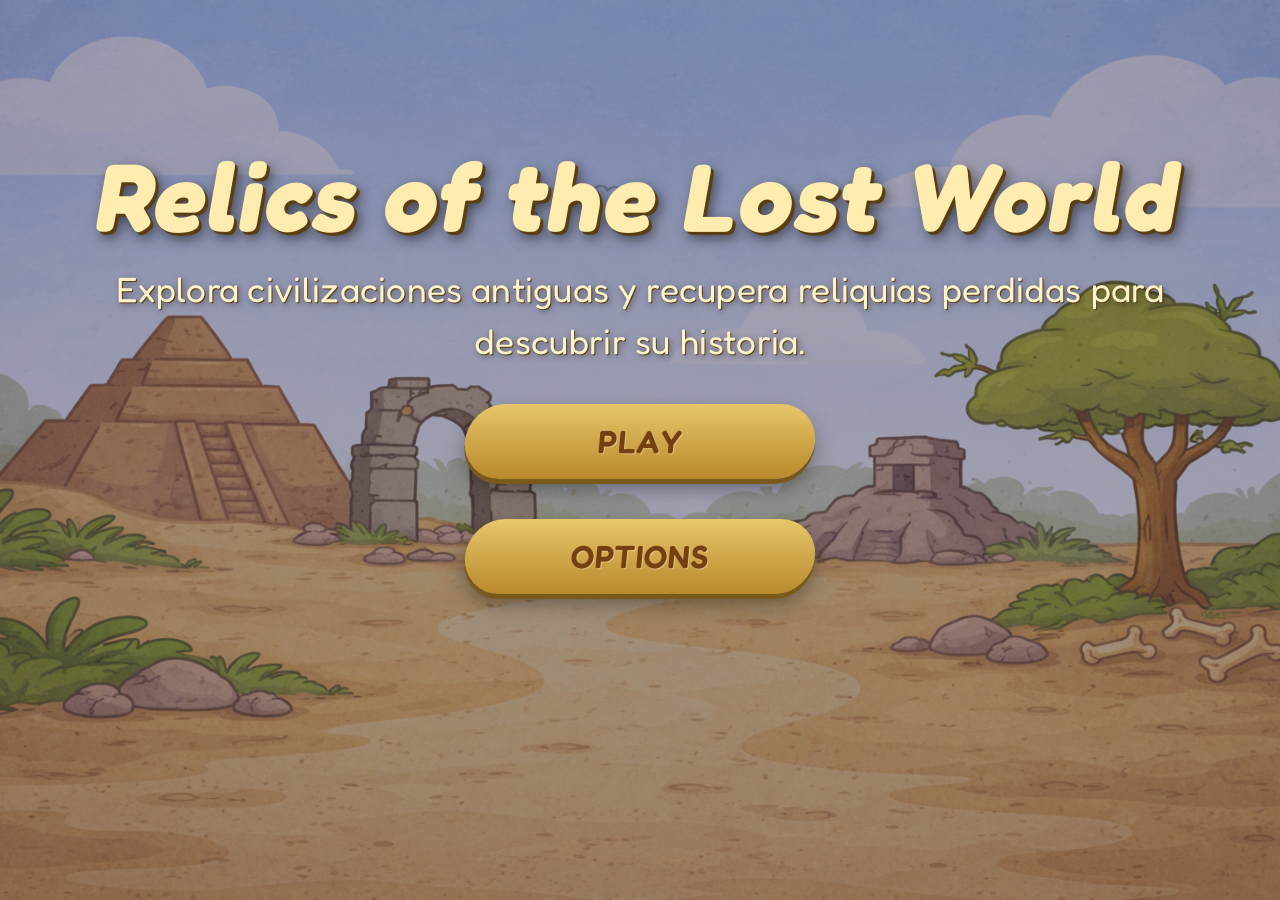
<file: web/index.html>
<!DOCTYPE html>
<html lang="es">
<head>
  <meta charset="UTF-8">
  <title>Relics of the Lost World</title>
  <link rel="stylesheet" href="styles/styles.css">
  <link href="https://fonts.googleapis.com/css2?family=Fredoka:wght@500;600&display=swap" rel="stylesheet">

</head>
<body>
  <div class="game-menu">
    <div class="overlay"></div>

    <div class="content">
      <h1 class="title">Relics of the Lost World</h1>  
      <p>Explora civilizaciones antiguas y recupera reliquias perdidas para descubrir su historia.</p> <!-- Descripción / subtítulo -->

      <div class="menu">
        <button id="startBtn" class="menu-btn">Play</button>
        <button id="optionsBtn" class="menu-btn">Options</button>
      </div>
    </div>
  </div>

  <script src="scripts/navigation.js"></script>

</body>
</html>
</file>
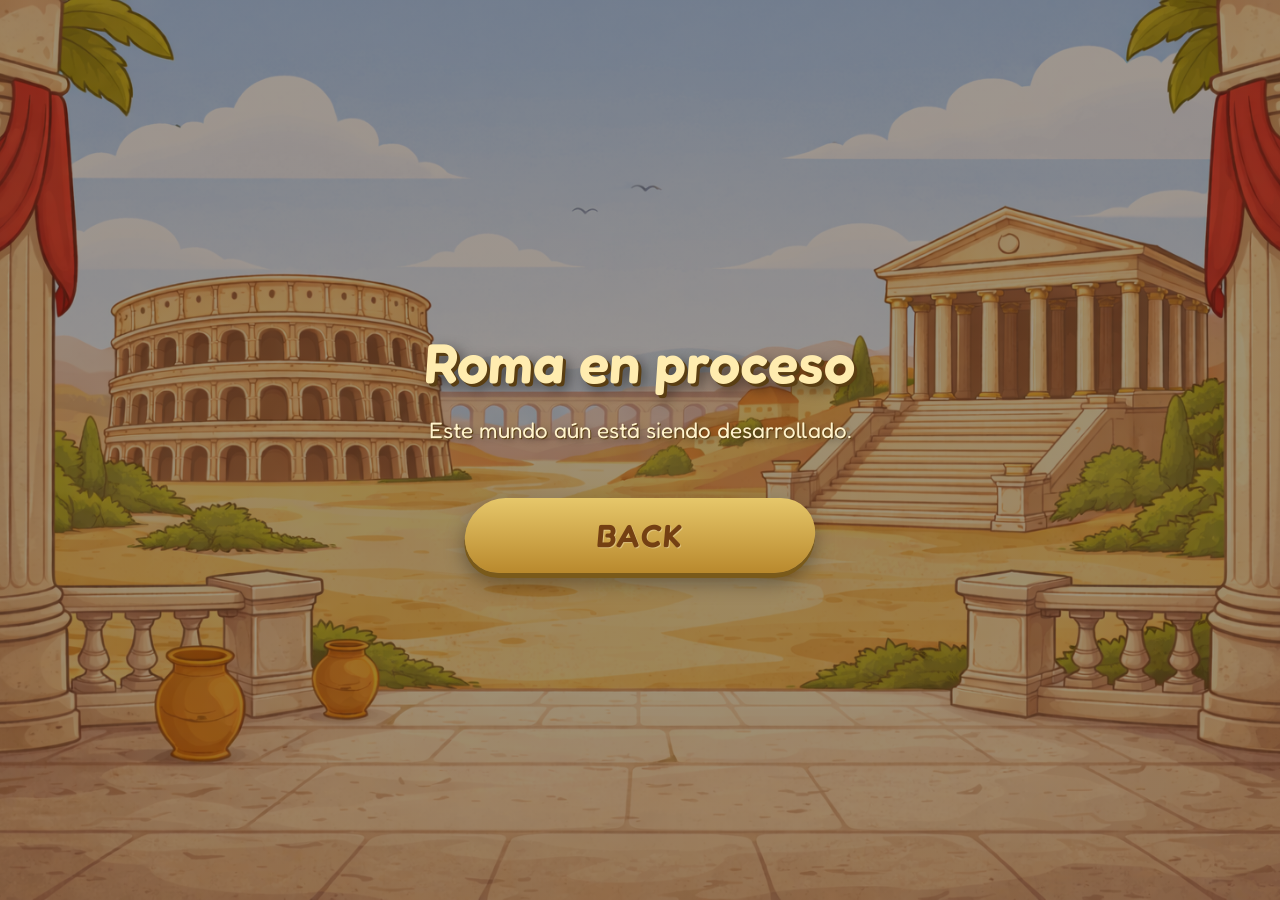
<file: web/coming-soon.html>
<!DOCTYPE html>
<html lang="es">
<head>
  <meta charset="UTF-8">
  <title>Mundo en proceso</title>
  <link rel="stylesheet" href="styles/styles.css">
  <link href="https://fonts.googleapis.com/css2?family=Fredoka:wght@500;600&display=swap" rel="stylesheet">
</head>
<body class="coming-page">

  <div class="coming-screen">
    <div class="coming-content">
      <h1 id="comingSoonTitle">Mundo en proceso</h1>
      <p>Este mundo aún está siendo desarrollado.</p>

      <div class="back-container">
        <button id="backBtn" class="menu-btn">Back</button>
      </div>
    </div>
  </div>

  <script src="scripts/comingSoon.js"></script>
</body>
</html>
</file>
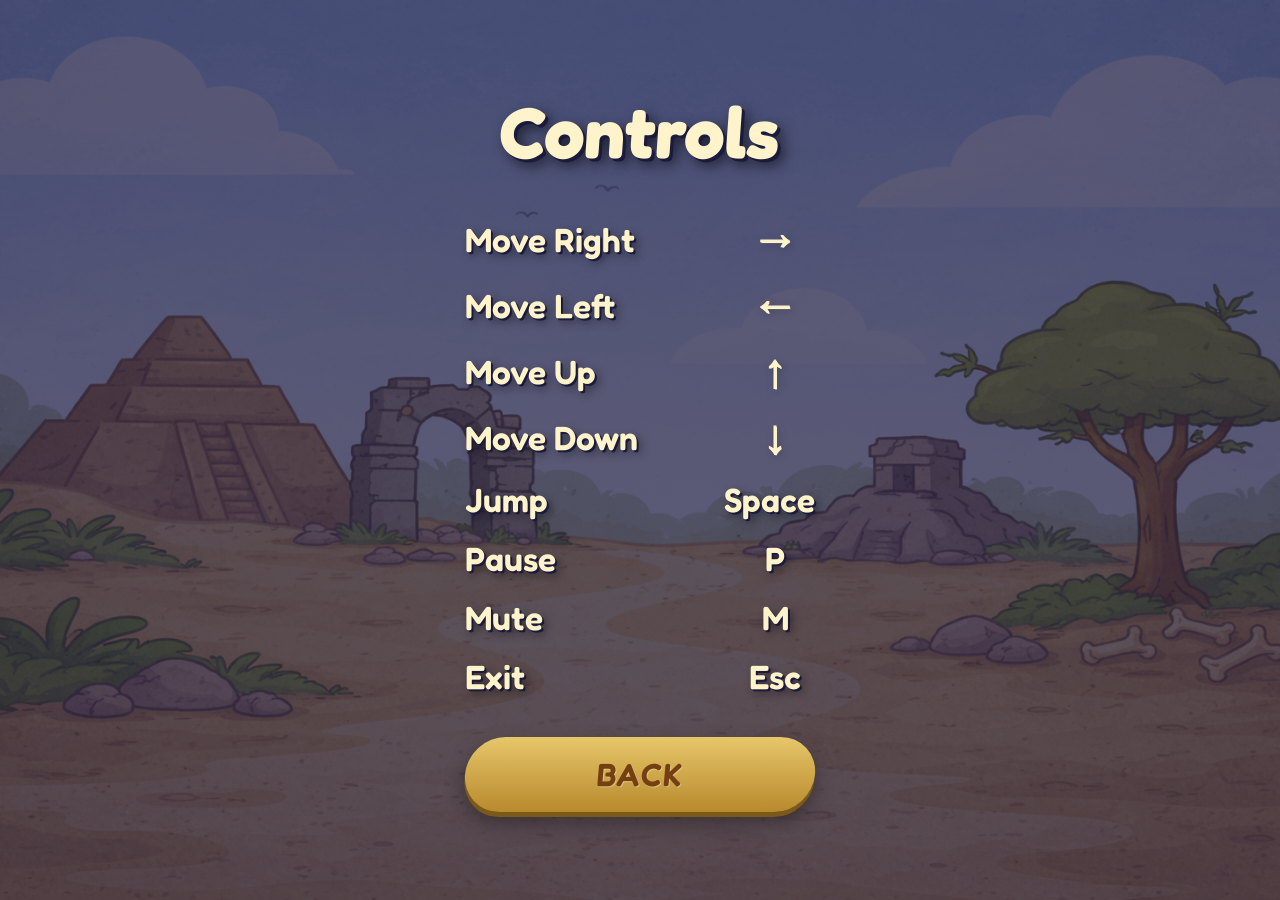
<file: web/controls.html>
<!DOCTYPE html>
<html lang="es">
<head>
  <meta charset="UTF-8">
  <title>Controls</title>
  <link rel="stylesheet" href="styles/styles.css">
  <link href="https://fonts.googleapis.com/css2?family=Fredoka:wght@500;600&display=swap" rel="stylesheet">
</head>
<body class="options-page">

  <div class="overlay"></div>

  <div class="options-content">
    <h1 class="options-title">Controls</h1>

    <div class="controls-panel">

      <div class="control-row">
        <span class="control-label">Move Right</span>
        <span class="control-value">→</span>
      </div>

      <div class="control-row">
        <span class="control-label">Move Left</span>
        <span class="control-value">←</span>
      </div>

      <div class="control-row">
        <span class="control-label">Move Up</span>
        <span class="control-value">↑</span>
      </div>

      <div class="control-row">
        <span class="control-label">Move Down</span>
        <span class="control-value">↓</span>
      </div>

      <div class="control-row">
        <span class="control-label">Jump</span>
        <span class="control-value">Space</span>
      </div>

      <div class="control-row">
        <span class="control-label">Pause</span>
        <span class="control-value">P</span>
      </div>

      <div class="control-row">
        <span class="control-label">Mute</span>
        <span class="control-value">M</span>
      </div>

      <div class="control-row">
        <span class="control-label">Exit</span>
        <span class="control-value">Esc</span>
      </div>

    </div>

    <div class="menu controls-menu">
      <button id="backBtn" class="menu-btn">Back</button>
    </div>
  </div>

  <script src="scripts/controls.js"></script>
</body>
</html>
</file>
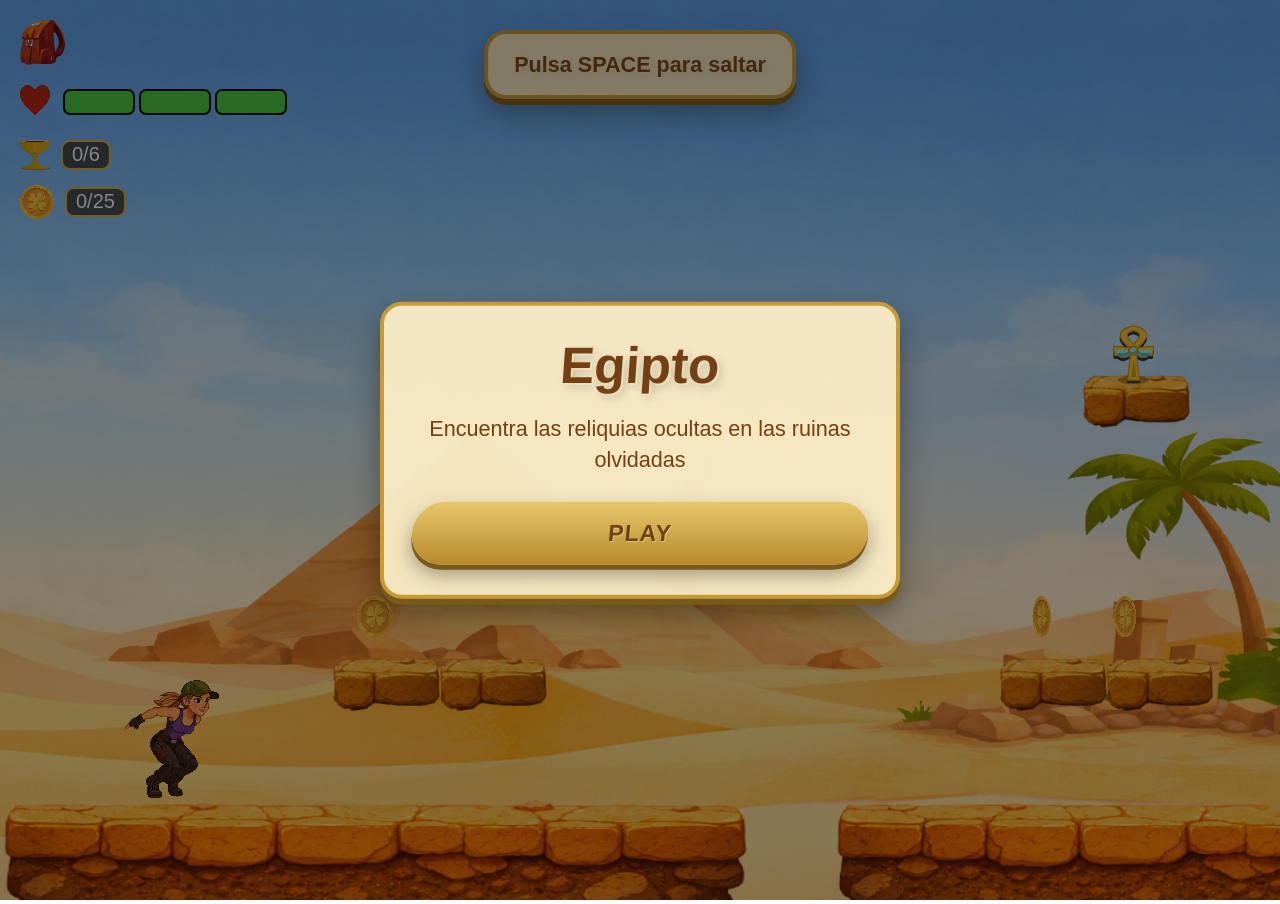
<file: web/game.html>
<!DOCTYPE html>
<html lang="es">
<head>
  <meta charset="UTF-8">
  <title>Juego de Plataformas - Relics of the Lost World</title>
  <link rel="stylesheet" href="styles/styles.css">
</head>
<body class="game-page">
  <div id="gameContainer"></div>

  <!-- Librería p5.js -->
  <script src="libs/p5.min.js"></script>
  <script src="libs/p5.sound.min.js"></script>

  <!-- Clases y módulos base -->
  <script src="../game/player.js"></script>
  <script src="../game/gameObject.js"></script>
  <script src="../game/platform.js"></script>
  <script src="../game/liana.js"></script>
  <script src="../game/spike.js"></script>
  <script src="../game/enemy.js"></script>
  <script src="../game/coin.js"></script>
  <script src="../game/entradaPiramide.js"></script>

  <!-- Sistemas del juego -->
  <script src="../game/wikiModal.js"></script>
  <script src="../game/inventoryModal.js"></script>
  <script src="../game/gameOver.js"></script>
  <script src="../game/tutorial.js"></script>
  <script src="../game/hud.js"></script>
  <script src="../game/parallax.js"></script>
  <script src="../game/render.js"></script>
  <script src="../game/audioManager.js"></script>

  <!-- Nivel -->
  <script src="../game/levelEgipto.js"></script>

  <!-- Configuración y lógica principal -->
  <script src="../game/gameSetup.js"></script>
  <script src="../game/main.js"></script>
  <script src="../game/keyPressed.js"></script>

  <!-- Script para iniciar el juego con mundo seleccionado -->
  <script src="scripts/startGame.js"></script>
</body>
</html>
</file>
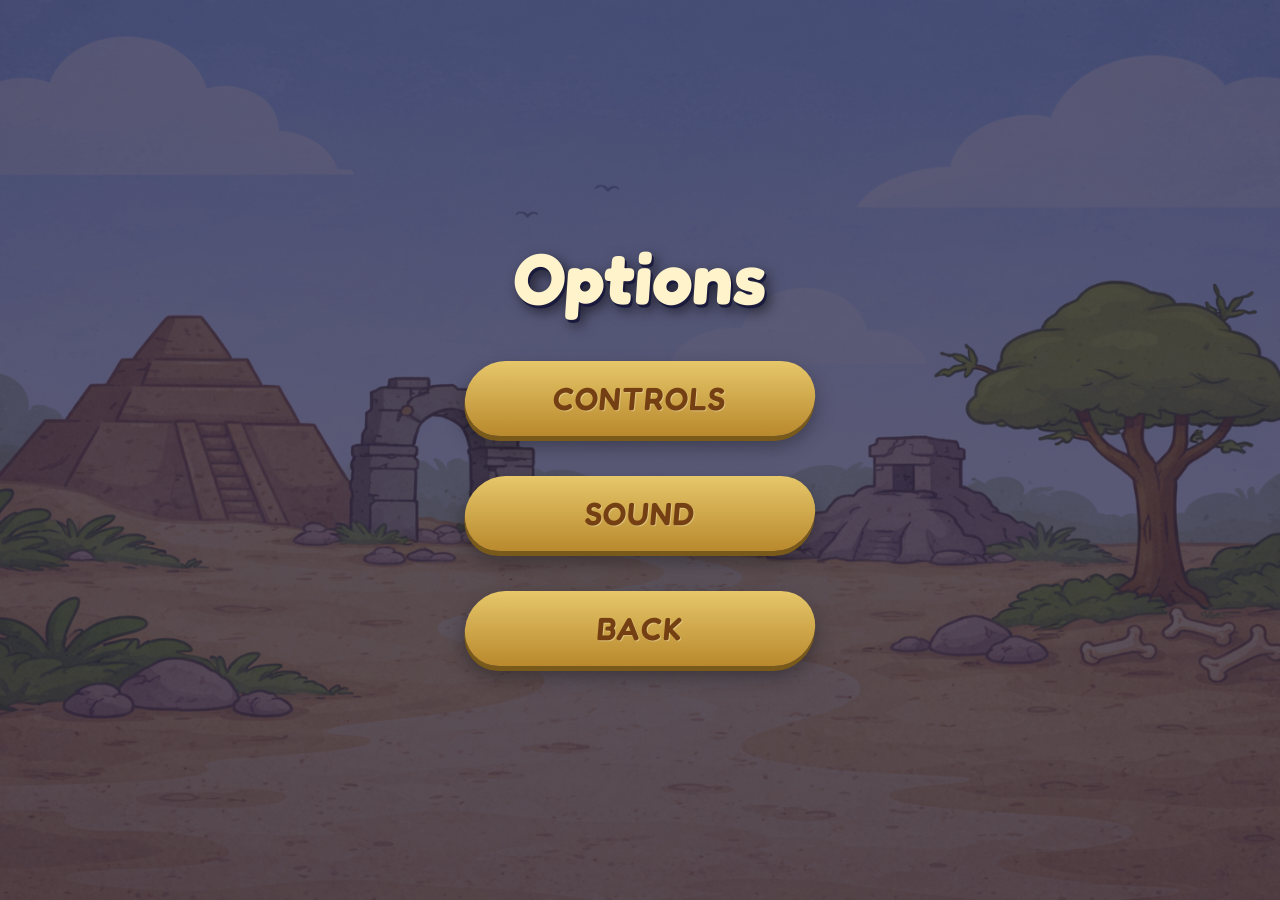
<file: web/options.html>
<!DOCTYPE html>
<html lang="es">
<head>
  <meta charset="UTF-8">
  <title>Options</title>
  <link rel="stylesheet" href="styles/styles.css">
  <link href="https://fonts.googleapis.com/css2?family=Fredoka:wght@500;600&display=swap" rel="stylesheet">
</head>

<body class="options-page">

  <div class="overlay"></div>

  <div class="options-content">
    <h1 class="options-title">Options</h1>

    <div class="menu">
      <button id="controlsBtn" class="menu-btn">Controls</button>
      <button id="soundBtn" class="menu-btn">Sound</button>
      <button id="backBtn" class="menu-btn">Back</button>
    </div>
  </div>

  <script src="scripts/options.js"></script>
</body>
</html>
</file>
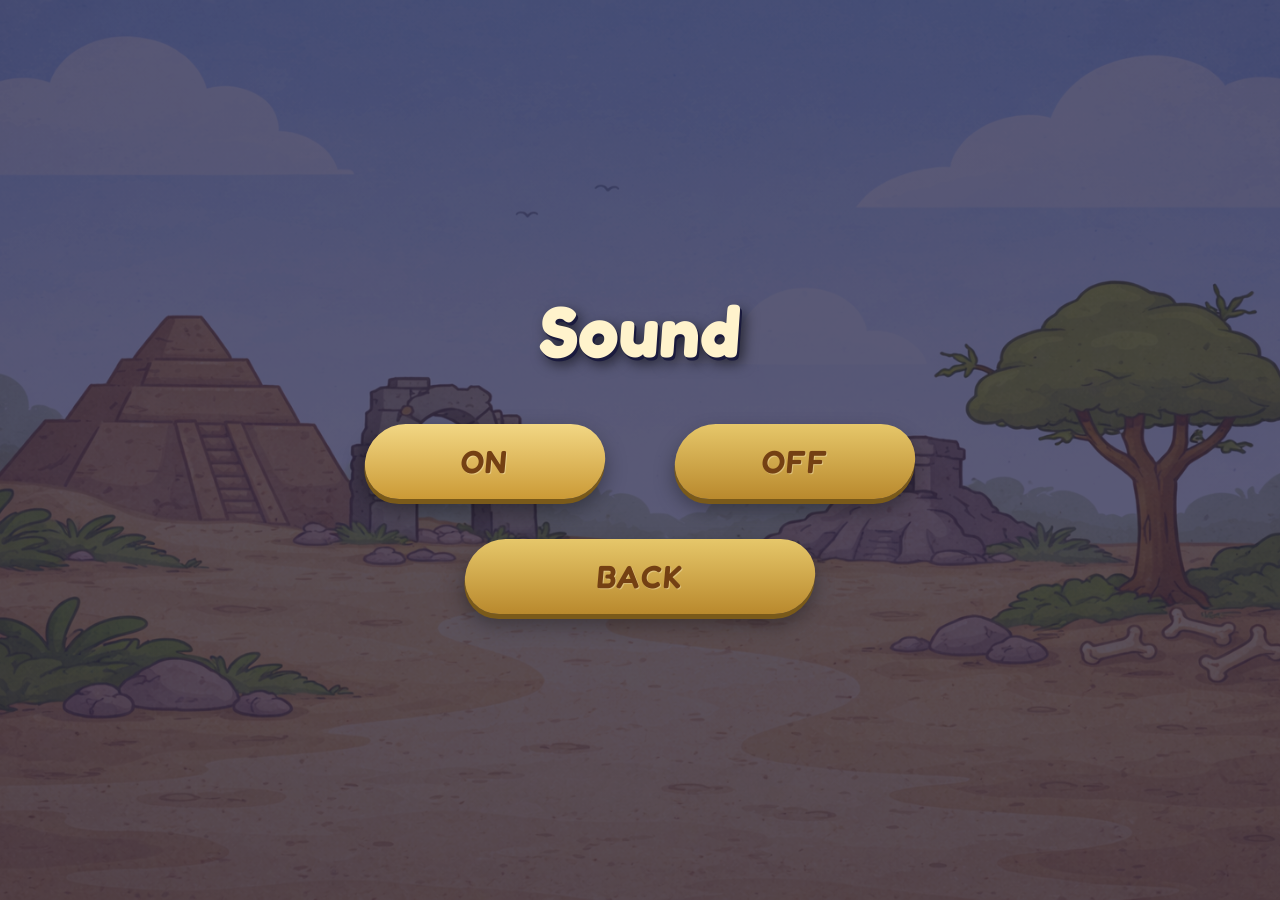
<file: web/sound.html>
<!DOCTYPE html>
<html lang="es">
<head>
  <meta charset="UTF-8">
  <title>Sound</title>
  <link rel="stylesheet" href="styles/styles.css">
  <link href="https://fonts.googleapis.com/css2?family=Fredoka:wght@500;600&display=swap" rel="stylesheet">
</head>
<body class="options-page">

  <div class="overlay"></div>

  <div class="options-content">
    <h1 class="options-title">Sound</h1>

    <div class="sound-buttons">
      <button id="soundOnBtn" class="menu-btn small-btn">On</button>
      <button id="soundOffBtn" class="menu-btn small-btn">Off</button>
    </div>

    <div class="menu sound-menu">
      <button id="backBtn" class="menu-btn">Back</button>
    </div>
  </div>

  <script src="scripts/sound.js"></script>
</body>
</html>
</file>
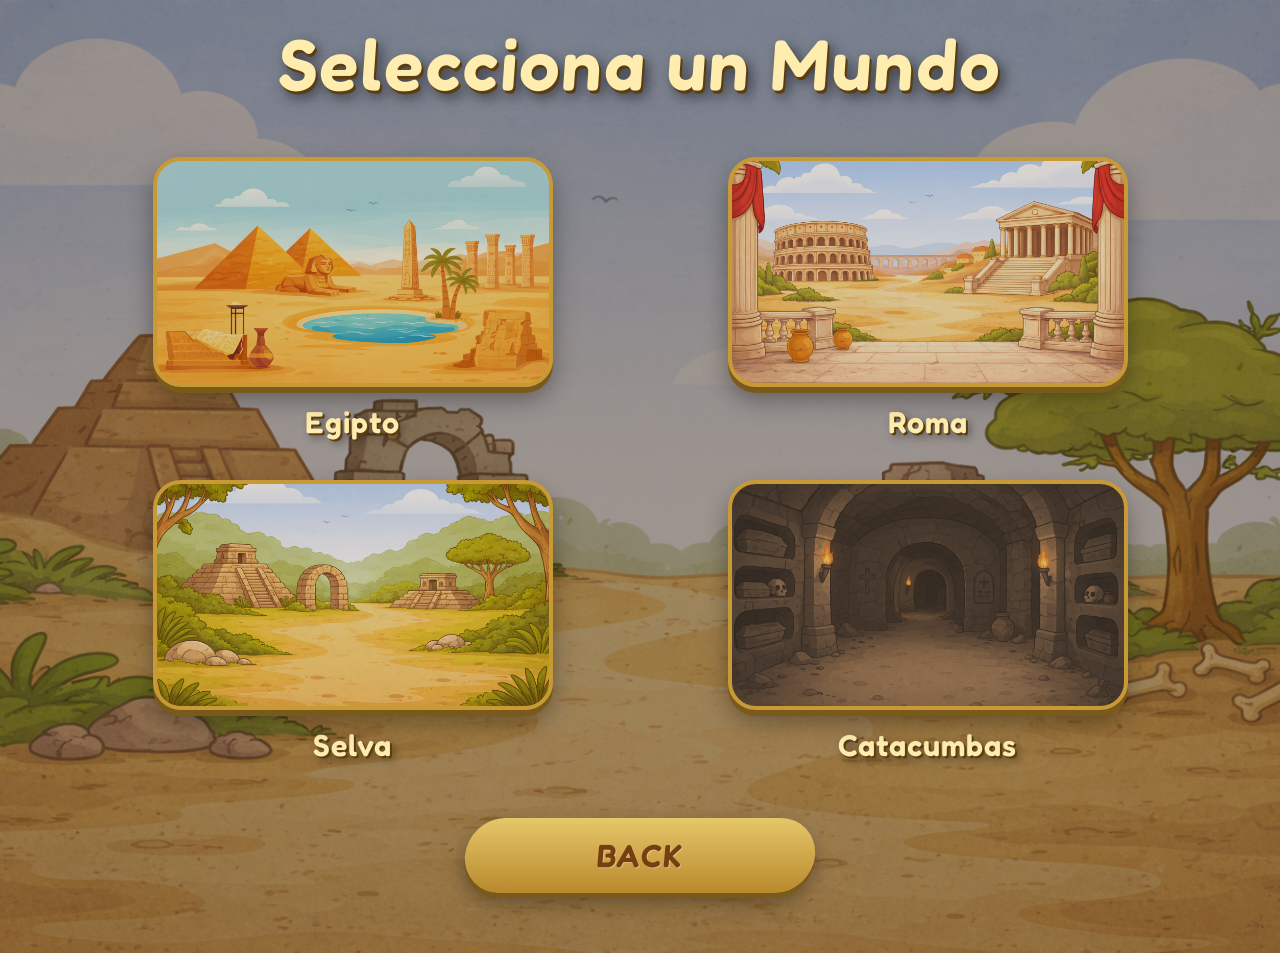
<file: web/worlds.html>
<!DOCTYPE html>
<html lang="es">
<head>
  <meta charset="UTF-8">
  <title>Selecciona un Mundo</title>
  <link rel="stylesheet" href="styles/styles.css">
  <link href="https://fonts.googleapis.com/css2?family=Fredoka:wght@500;600&display=swap" rel="stylesheet">
</head>
<body class="worlds-page">

  <div class="worlds-screen">
    <h1 class="worlds-title">Selecciona un Mundo</h1>

    <div class="worlds-container">
      <div class="world-item">
        <div class="world-card" data-world="egipto">
          <div class="world-overlay"></div>
        </div>
        <h2 class="world-label">Egipto</h2>
      </div>

      <div class="world-item">
        <div class="world-card" data-world="roma">
          <div class="world-overlay"></div>
        </div>
        <h2 class="world-label">Roma</h2>
      </div>

      <div class="world-item">
        <div class="world-card" data-world="selva">
          <div class="world-overlay"></div>
        </div>
        <h2 class="world-label">Selva</h2>
      </div>

      <div class="world-item">
        <div class="world-card" data-world="catacumbas">
          <div class="world-overlay"></div>
        </div>
        <h2 class="world-label">Catacumbas</h2>
      </div>
    </div>

    <div class="back-container">
      <button id="backBtn" class="menu-btn">Back</button>
    </div>
  </div>

  <script src="scripts/worlds.js"></script>
</body>
</html>
</file>
<file: web/styles/styles.css>
/* ============================= */
/* RESET Y TIPOGRAFÍA */
/* ============================= */
* {
  margin: 0;
  padding: 0;
  box-sizing: border-box;
}

html,
body {
  min-height: 100vh;
}

body {
  overflow-x: hidden;
  font-family: 'Segoe UI', sans-serif;
  color: #fff3cc;
}

/* ============================= */
/* PANTALLA DE INICIO */
/* ============================= */
.game-menu {
  position: relative;
  width: 100%;
  height: 100vh;
  background: url("../../assets/backgrounds/index_background.png") center / cover no-repeat;
  display: flex;
  justify-content: center;
  align-items: center;
}

.overlay {
  position: absolute;
  inset: 0;
  background: rgba(40, 24, 8, 0.45);
}

/* ============================= */
/* CONTENIDO */
/* ============================= */
.content {
  position: relative;
  z-index: 2;
  text-align: center;
  color: #ffecaf;
  padding: 20px;
  max-width: 1200px;
  transform: translateY(-80px);
}

/* ============================= */
/* TÍTULO */
/* ============================= */
.content h1.title {
  font-family: 'Fredoka', sans-serif;
  font-size: 6rem;
  font-weight: 800;
  line-height: 1.05;
  letter-spacing: 2px;
  margin-bottom: 16px;
  color: #ffecaf;
  transform: skew(-10deg);
  text-shadow:
    3px 3px 0 #5a3e12,
    6px 6px 14px rgba(0, 0, 0, 0.55);
}

/* ============================= */
/* SUBTÍTULO */
/* ============================= */
.content p {
  font-family: 'Fredoka', sans-serif;
  font-size: 2.2rem;
  max-width: 1200px;
  margin: 0 auto 36px auto;
  line-height: 1.5;
  letter-spacing: 0.3px;
  color: #fff3cc;
  text-shadow:
    1px 1px 0 #5a3e12,
    2px 2px 6px rgba(0, 0, 0, 0.4);
}

/* ============================= */
/* MENÚ */
/* ============================= */
.menu {
  display: flex;
  flex-direction: column;
  align-items: center;
  gap: 40px;
}

/* ============================= */
/* BOTONES */
/* ============================= */
.menu-btn {
  width: 350px;
  padding: 18px 24px;
  border: none;
  border-radius: 40px;
  cursor: pointer;
  font-family: 'Fredoka', sans-serif;
  font-size: 2rem;
  font-weight: 600;
  letter-spacing: 1px;
  text-transform: uppercase;
  transform: skew(-5deg);
  color: #744013;
  background: linear-gradient(180deg, #e6c76a, #b9892d);
  box-shadow:
    0 5px 0 #7a5a1a,
    0 10px 20px rgba(0, 0, 0, 0.35);
  text-shadow: 1px 1px 0 rgba(255, 248, 220, 0.35);
  transition: transform 0.2s ease, background 0.2s ease, box-shadow 0.2s ease;
}

.menu-btn:hover {
  transform: translateY(-3px) scale(1.04) skew(-5deg);
  background: linear-gradient(180deg, #f2d784, #cb9a36);
}

.menu-btn:active {
  transform: translateY(3px) skew(-5deg);
  box-shadow:
    0 2px 0 #7a5a1a,
    0 5px 10px rgba(0, 0, 0, 0.3);
}

/* ============================= */
/* RESPONSIVE */
/* ============================= */
@media (max-width: 768px) {
  .content {
    padding: 16px;
    transform: translateY(-40px);
  }

  .content h1.title {
    font-size: 4rem;
    letter-spacing: 1px;
    transform: skew(-3deg);
  }

  .content p {
    font-size: 1.2rem;
    max-width: 95%;
    margin-bottom: 28px;
  }

  .menu-btn {
    width: 260px;
    font-size: 1.2rem;
    padding: 16px 20px;
  }
}

/* ============================= */
/* OPTIONS PAGE */
/* ============================= */
.options-page {
  position: relative;
  min-height: 100vh;
  background:
    linear-gradient(rgba(20, 20, 60, 0.5), rgba(20, 20, 60, 0.5)),
    url("../../assets/backgrounds/index_background.png") center / cover no-repeat;
  display: flex;
  justify-content: center;
  align-items: center;
  font-family: 'Fredoka', sans-serif;
}

/* Overlay */
.overlay {
  position: absolute;
  inset: 0;
  background: rgba(20, 20, 60, 0.4);
}

/* CONTENIDO */
.options-content {
  position: relative;
  z-index: 2;
  text-align: center;
}

/* TÍTULO */
.options-title {
  font-size: 4.5rem;
  margin-bottom: 40px;
  color: #fff3cc;
  transform: skew(-4deg);
  text-shadow:
    3px 3px 0 #1a1a3d,
    6px 6px 14px rgba(0, 0, 0, 0.6);
}

/* ============================= */
/* CONTROLS PAGE */
/* ============================= */

.controls-panel {
  display: flex;
  flex-direction: column;
  gap: 18px;
  width: 100%;
  max-width: 700px;
  margin: 0 auto 40px auto;
}

.control-row {
  display: flex;
  justify-content: space-between;
  align-items: center;
  gap: 40px;
  transition: transform 0.2s ease, opacity 0.2s ease;
}

.control-row:hover {
  transform: scale(1.02);
  opacity: 0.95;
}

.control-label,
.control-value {
  font-family: 'Fredoka', sans-serif;
  font-size: 2.1rem;
  font-weight: 600;
  color: #fff3cc;
  text-shadow:
    2px 2px 0 #1a1a3d,
    4px 4px 10px rgba(0, 0, 0, 0.45);
}

.control-value {
  display: flex;
  align-items: center;
  justify-content: center;
  min-width: 80px;
}

/* Flechas: primeras 4 filas */
.control-row:nth-child(-n + 4) .control-value {
  font-family: 'Noto Sans Symbols 2', 'Segoe UI Symbol', sans-serif;
  font-size: 3rem;
  font-weight: normal;
  line-height: 1;
  -webkit-text-stroke: 1px #fff3cc;
  text-shadow:
    1px 1px 0 #fff3cc,
    2px 2px 8px rgba(0, 0, 0, 0.35);
}

.controls-menu {
  margin-top: 25px;
}

/* ============================= */
/* SOUND PAGE */
/* ============================= */
.sound-buttons {
  display: flex;
  justify-content: center;
  align-items: center;
  gap: 70px;
  margin: 50px 0 40px 0;
}

.small-btn {
  width: 240px;
}

.sound-menu {
  margin-top: 15px;
}

.selected-btn {
  background: linear-gradient(180deg, #f2d784, #cb9a36);
  box-shadow:
    0 5px 0 #7a5a1a,
    0 10px 22px rgba(0, 0, 0, 0.4);
}

/* ============================= */
/* RESPONSIVE CONTROLS / SOUND */
/* ============================= */
@media (max-width: 768px) {
  .control-row {
    flex-direction: column;
    gap: 8px;
  }

  .control-label,
  .control-value {
    font-size: 1.5rem;
    text-align: center;
  }

  .control-row:nth-child(-n + 4) .control-value {
    font-size: 2.2rem;
  }

  .sound-buttons {
    flex-direction: column;
    gap: 25px;
  }

  .small-btn {
    width: 260px;
  }
}

/* ============================= */
/* WORLDS PAGE */
/* ============================= */
.worlds-page {
  min-height: 100vh;
  background:
    linear-gradient(rgba(40, 24, 8, 0.45), rgba(40, 24, 8, 0.45)),
    url("../../assets/backgrounds/index_background.png") center / cover no-repeat;
  display: flex;
  justify-content: center;
  align-items: center;
  padding: 40px 20px;
  color: #fff3cc;
  font-family: 'Fredoka', sans-serif;
}

.worlds-screen {
  width: 100%;
  max-width: 1100px;
  text-align: center;
  transform: translateY(-20px);
}

.worlds-title {
  font-family: 'Fredoka', sans-serif;
  font-size: 4.5rem;
  font-weight: 600;
  letter-spacing: 2px;
  margin-bottom: 50px;
  color: #ffecaf;
  transform: skew(-4deg);
  text-shadow:
    3px 3px 0 #5a3e12,
    6px 6px 14px rgba(0, 0, 0, 0.55);
}

.worlds-container {
  display: grid;
  grid-template-columns: repeat(2, 1fr);
  gap: 40px 50px;
  justify-items: center;
  align-items: start;
}

.world-item {
  display: flex;
  flex-direction: column;
  align-items: center;
  cursor: pointer;
}

.world-card {
  position: relative;
  width: 400px;
  height: 230px;
  border-radius: 28px;
  overflow: hidden;
  border: 4px solid #c79a36;
  background-size: cover;
  background-position: center;
  background-repeat: no-repeat;
  background-color: transparent;
  box-shadow:
    0 6px 0 #7a5a1a,
    0 12px 24px rgba(0, 0, 0, 0.35);
  transition: transform 0.25s ease, box-shadow 0.25s ease;
}

/* ============================= */
/* IMÁGENES POR MUNDO */
/* ============================= */
.world-card[data-world="egipto"] {
  background: url("../../assets/backgrounds/egipto.png") center / cover no-repeat;
}

.world-card[data-world="roma"] {
  background: url("../../assets/backgrounds/roma.png") center / cover no-repeat;
}

.world-card[data-world="selva"] {
  background: url("../../assets/backgrounds/selva.png") center / cover no-repeat;
}

.world-card[data-world="catacumbas"] {
  background: url("../../assets/backgrounds/catacumbas.png") center / cover no-repeat;
}

.world-overlay {
  position: absolute;
  inset: 0;
  background: rgba(47, 30, 15, 0.18);
  transition: background 0.25s ease;
}

.world-label {
  margin-top: 16px;
  font-family: 'Fredoka', sans-serif;
  font-size: 1.9rem;
  font-weight: 600;
  letter-spacing: 1px;
  color: #ffecaf;
  text-shadow:
    2px 2px 0 #5a3e12,
    4px 4px 10px rgba(0, 0, 0, 0.45);
}

.world-item:hover .world-card {
  transform: translateY(-6px) scale(1.03);
  box-shadow:
    0 8px 0 #7a5a1a,
    0 16px 28px rgba(0, 0, 0, 0.42);
}

.world-item:hover .world-overlay {
  background: rgba(47, 30, 15, 0.08);
}

.back-container {
  margin-top: 55px;
  display: flex;
  justify-content: center;
}

/* ============================= */
/* RESPONSIVE WORLDS */
/* ============================= */
@media (max-width: 900px) {
  .worlds-screen {
    transform: none;
  }

  .worlds-container {
    grid-template-columns: 1fr;
    gap: 30px;
  }

  .world-card {
    width: 320px;
    height: 190px;
  }

  .worlds-title {
    font-size: 3.2rem;
  }

  .world-label {
    font-size: 1.6rem;
  }
}

/* ============================= */
/* COMING SOON PAGE */
/* ============================= */
.coming-page {
  min-height: 100vh;
  display: flex;
  justify-content: center;
  align-items: center;
  padding: 40px 20px;
  color: #fff3cc;
  font-family: 'Fredoka', sans-serif;
}

.coming-page.world-roma {
  background:
    linear-gradient(rgba(40, 24, 8, 0.45), rgba(40, 24, 8, 0.45)),
    url("../../assets/backgrounds/roma.png") center / cover no-repeat;
}

.coming-page.world-selva {
  background:
    linear-gradient(rgba(40, 24, 8, 0.45), rgba(40, 24, 8, 0.45)),
    url("../../assets/backgrounds/selva.png") center / cover no-repeat;
}

.coming-page.world-catacumbas {
  background:
    linear-gradient(rgba(40, 24, 8, 0.45), rgba(40, 24, 8, 0.45)),
    url("../../assets/backgrounds/catacumbas.png") center / cover no-repeat;
}

.coming-screen {
  width: 100%;
  max-width: 900px;
  text-align: center;
}

.coming-content {
  position: relative;
  z-index: 2;
  padding: 20px;
}

.coming-content h1 {
  font-family: 'Fredoka', sans-serif;
  font-size: 3.5rem;
  font-weight: 600;
  margin-bottom: 20px;
  color: #ffecaf;
  transform: skew(-4deg);
  text-shadow:
    3px 3px 0 #5a3e12,
    6px 6px 14px rgba(0, 0, 0, 0.55);
}

.coming-content p {
  font-family: 'Fredoka', sans-serif;
  font-size: 1.4rem;
  margin-bottom: 40px;
  color: #fff3cc;
  text-shadow:
    1px 1px 0 #5a3e12,
    2px 2px 6px rgba(0, 0, 0, 0.4);
}


/* ============================= */
/* GAME OVER / LEVEL COMPLETE */
/* ============================= */
.game-modal-overlay {
  position: absolute;
  inset: 0;
  background: rgba(20, 14, 8, 0.5);
  z-index: 9998;
}

.game-modal {
  position: absolute;
  top: 50%;
  left: 50%;
  width: 520px;
  max-width: 90vw;
  padding: 30px 28px;
  transform: translate(-50%, -50%);
  border: 4px solid #c79a36;
  border-radius: 22px;
  background: rgba(250, 236, 197, 0.96);
  box-shadow:
    0 6px 0 #7a5a1a,
    0 14px 28px rgba(0, 0, 0, 0.35);
  text-align: center;
  z-index: 9999;
  color: #5a3e12;
  font-family: 'Fredoka', sans-serif;
}

.game-modal-title {
  margin-bottom: 18px;
  font-family: 'Fredoka', sans-serif;
  font-size: 3.2rem;
  font-weight: 600;
  color: #744013;
  transform: skew(-4deg);
  text-shadow:
    2px 2px 0 rgba(255, 248, 220, 0.35),
    4px 4px 10px rgba(0, 0, 0, 0.18);
}

.game-modal-text {
  margin-bottom: 26px;
  font-family: 'Fredoka', sans-serif;
  font-size: 1.35rem;
  line-height: 1.45;
  color: #744013;
  text-shadow: none;
}

.game-modal-buttons {
  display: flex;
  flex-direction: column;
  align-items: center;
  gap: 16px;
}

.game-modal-btn {
  width: 100%;
  padding: 18px 24px;
  border: none;
  border-radius: 40px;
  cursor: pointer;
  font-family: 'Fredoka', sans-serif;
  font-size: 1.45rem;
  font-weight: 600;
  letter-spacing: 1px;
  text-transform: uppercase;
  transform: skew(-5deg);
  color: #744013;
  background: linear-gradient(180deg, #e6c76a, #b9892d);
  box-shadow:
    0 5px 0 #7a5a1a,
    0 10px 20px rgba(0, 0, 0, 0.35);
  text-shadow: 1px 1px 0 rgba(255, 248, 220, 0.35);
  transition: transform 0.2s ease, background 0.2s ease, box-shadow 0.2s ease;
}

.game-modal-btn:hover {
  transform: translateY(-3px) scale(1.04) skew(-5deg);
  background: linear-gradient(180deg, #f2d784, #cb9a36);
}

.game-modal-btn:active {
  transform: translateY(3px) skew(-5deg);
  box-shadow:
    0 2px 0 #7a5a1a,
    0 5px 10px rgba(0, 0, 0, 0.3);
}

/* ============================= */
/* TUTORIAL HINTS */
/* ============================= */
.game-hint {
  position: absolute;
  top: 30px;
  left: 50%;
  z-index: 9997;
  width: max-content;
  max-width: min(700px, 90vw);
  padding: 16px 26px;
  transform: translateX(-50%);
  border: 4px solid #c79a36;
  border-radius: 22px;
  background: rgba(250, 236, 197, 0.96);
  box-shadow:
    0 6px 0 #7a5a1a,
    0 14px 28px rgba(0, 0, 0, 0.35);
  text-align: center;
  color: #744013;
  font-family: 'Fredoka', sans-serif;
  font-size: 1.35rem;
  font-weight: 600;
  line-height: 1.35;
  text-shadow:
    1px 1px 0 rgba(255, 248, 220, 0.35),
    2px 2px 6px rgba(0, 0, 0, 0.12);
}

.game-hint-center {
  top: 50%;
  left: 50%;
  transform: translate(-50%, -50%);
  font-size: 2rem;
}

/* ============================= */
/* RESPONSIVE */
/* ============================= */
@media (max-width: 768px) {
  .game-modal {
    width: 90vw;
    padding: 24px 20px;
  }

  .game-modal-title {
    font-size: 2.3rem;
  }

  .game-modal-text {
    font-size: 1.05rem;
  }

  .game-modal-btn {
    font-size: 1.1rem;
    padding: 14px 18px;
  }

  .game-hint {
    top: 18px;
    padding: 12px 18px;
    font-size: 1rem;
    max-width: 92vw;
  }
}

/* ============================= */
/* WIKI MODAL */
/* ============================= */
.wiki-modal {
  position: absolute;
  top: 50%;
  left: 20px;
  transform: translateY(-50%);

  width: 400px;
  max-width: 90vw;
  max-height: 900px;

  overflow-y: auto;
  overflow-x: hidden;

  padding: 20px;
  background: rgba(250, 236, 197, 0.96);
  border: 4px solid #c79a36;
  border-radius: 22px;
  box-shadow:
    0 6px 0 #7a5a1a,
    0 14px 28px rgba(0, 0, 0, 0.35);
  text-align: center;
  color: #5a3e12;
  z-index: 10000;
  font-family: 'Fredoka', sans-serif;
  box-sizing: border-box;
}

.wiki-modal-img {
  display: block;
  width: 100%;
  max-width: 100%;
  height: 220px;
  object-fit: contain;
  border-radius: 12px;
  margin: 0 auto 12px auto;
}

.wiki-modal-title {
  font-size: 1.8rem;
  margin-bottom: 10px;
  color: #744013;
  text-shadow: 1px 1px 0 rgba(255, 248, 220, 0.4);
}

.wiki-modal-text {
  font-size: 1rem;
  line-height: 1.4;
  margin-bottom: 15px;
  color: #5a3e12;
}

.wiki-modal-btn {
  margin-top: 10px;
}

/* ============================= */
/* INVENTORY MODAL */
/* ============================= */
.inventory-modal {
  min-width: 460px;
  max-width: 560px;
  z-index: 10000;
}

.inventory-modal-title {
  font-size: 2rem;
  margin-bottom: 18px;
}

.inventory-empty-text {
  margin-bottom: 8px;
}

/* ============================= */
/* GRID INVENTARIO */
/* ============================= */

.inventory-list {
  display: grid;
  grid-template-columns: repeat(2, 1fr);
  gap: 14px;
  justify-items: center;
}

/* Si solo hay una reliquia, queda centrada */
.inventory-list .inventory-relic-btn:only-child {
  grid-column: 1 / -1;
  max-width: 190px;
}

/* ============================= */
/* BOTONES / TARJETAS RELIQUIAS */
/* ============================= */

.inventory-relic-btn {
  width: 100%;
  min-height: 135px;

  display: flex;
  flex-direction: column;
  align-items: center;
  justify-content: center;
  gap: 10px;

  padding: 12px;

  border: 3px solid #c79a36;
  border-radius: 18px;

  background: rgba(250, 236, 197, 0.98);

  cursor: pointer;

  transition:
    transform 0.15s ease,
    background 0.15s ease,
    box-shadow 0.15s ease;

  box-shadow:
    0 4px 0 #7a5a1a,
    0 8px 16px rgba(0, 0, 0, 0.22);
}

.inventory-relic-btn:hover {
  transform: translateY(-2px);
  background: #f4d98c;
}

.inventory-relic-btn:active {
  transform: translateY(2px);

  box-shadow:
    0 2px 0 #7a5a1a,
    0 4px 8px rgba(0, 0, 0, 0.2);
}

/* ============================= */
/* IMAGEN RELIQUIA */
/* ============================= */

.inventory-relic-img-box {
  width: 74px;
  height: 74px;

  display: flex;
  align-items: center;
  justify-content: center;
}

.inventory-relic-img {
  width: 74px;
  height: 74px;

  object-fit: contain;

  border-radius: 10px;

  background: rgba(255, 255, 255, 0.35);

  padding: 4px;
}

/* ============================= */
/* NOMBRE RELIQUIA */
/* ============================= */

.inventory-relic-name {
  text-align: center;

  font-family: 'Fredoka', sans-serif;
  font-size: 1rem;
  font-weight: 600;

  color: #744013;

  line-height: 1.15;

  text-shadow:
    1px 1px 0 rgba(255, 248, 220, 0.35);
}

/* ============================= */
/* BOTÓN CERRAR */
/* ============================= */

.inventory-close-btn {
  width: 100%;
  margin-top: 22px;
}
</file>
